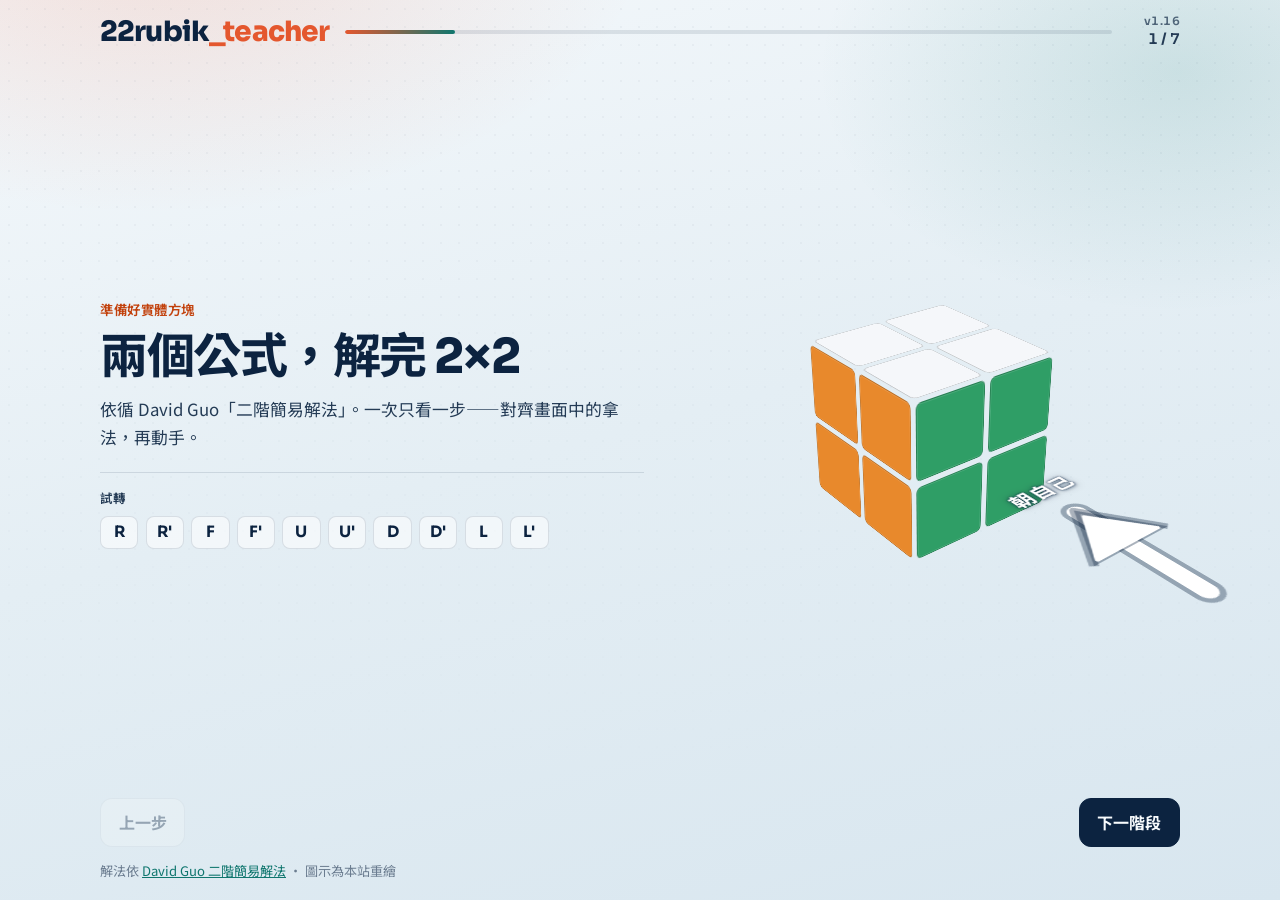
<file: index.html>
<!DOCTYPE html>
<html lang="zh-Hant">
  <head>
    <meta charset="utf-8" />
    <meta name="viewport" content="width=device-width, initial-scale=1" />
    <title>22rubik_teacher</title>
    <meta
      name="description"
      content="2×2 Rubik beginner guide — David Guo method, step by step."
    />
    <link rel="preconnect" href="https://fonts.googleapis.com" />
    <link rel="preconnect" href="https://fonts.gstatic.com" crossorigin />
    <link
      href="https://fonts.googleapis.com/css2?family=Noto+Sans+TC:wght@400;500;700&family=Sora:wght@500;600;700;800&display=swap"
      rel="stylesheet"
    />
    <style>
:root {
  --ink: #0c2340;
  --ink-soft: #243b55;
  --mist: #e7eef5;
  --mist-2: #d5e4ec;
  --paper: #f7fafc;
  --accent: #e4572e;
  --accent-deep: #c2410c;
  --teal: #0f766e;
  --line: rgba(12, 35, 64, 0.12);
  --shadow: 0 28px 60px rgba(12, 35, 64, 0.12);
  --font-display: "Sora", "Noto Sans TC", sans-serif;
  --font-body: "Noto Sans TC", "Sora", sans-serif;
}

* {
  box-sizing: border-box;
}

html,
body {
  margin: 0;
  min-height: 100%;
}

body {
  font-family: var(--font-body);
  color: var(--ink);
  background: var(--mist);
  overflow-x: hidden;
}

a {
  color: var(--teal);
}

.atmosphere {
  position: fixed;
  inset: 0;
  z-index: -1;
  background:
    radial-gradient(900px 520px at 12% -8%, rgba(228, 87, 46, 0.16), transparent 55%),
    radial-gradient(720px 480px at 92% 8%, rgba(15, 118, 110, 0.14), transparent 50%),
    linear-gradient(165deg, #f4f8fb 0%, #e4eef4 48%, #d8e6ef 100%);
}

.atmosphere::after {
  content: "";
  position: absolute;
  inset: 0;
  opacity: 0.35;
  background-image: radial-gradient(rgba(12, 35, 64, 0.11) 0.8px, transparent 0.8px);
  background-size: 18px 18px;
  mask-image: linear-gradient(180deg, #000 20%, transparent 90%);
  pointer-events: none;
}

.app {
  width: min(1080px, calc(100% - 2.4rem));
  margin: 0 auto;
  padding: 1.4rem 0 2.5rem;
  min-height: 100vh;
  display: flex;
  flex-direction: column;
  gap: 1.5rem;
}

.mast {
  display: grid;
  grid-template-columns: auto 1fr auto;
  align-items: center;
  gap: 1rem;
  animation: fade-up 0.7s ease both;
}

.brand {
  font-family: var(--font-display);
  font-weight: 800;
  font-size: clamp(1.35rem, 3.5vw, 1.75rem);
  letter-spacing: -0.03em;
  color: var(--ink);
  text-decoration: none;
  white-space: nowrap;
}

.brand span {
  color: var(--accent);
}

.rail {
  height: 4px;
  border-radius: 999px;
  background: rgba(12, 35, 64, 0.1);
  overflow: hidden;
}

.rail-fill {
  height: 100%;
  width: 0%;
  border-radius: inherit;
  background: linear-gradient(90deg, var(--accent), var(--teal));
  transition: width 0.55s cubic-bezier(0.22, 1, 0.36, 1);
}

.mast-end {
  display: flex;
  flex-direction: column;
  align-items: flex-end;
  gap: 0.15rem;
  min-width: 3.25rem;
}

.app-version {
  margin: 0;
  font-family: var(--font-display);
  font-weight: 600;
  font-size: 0.72rem;
  letter-spacing: 0.04em;
  color: var(--ink-soft);
  opacity: 0.75;
  font-variant-numeric: tabular-nums;
  line-height: 1;
}

.step-count {
  margin: 0;
  font-family: var(--font-display);
  font-weight: 600;
  font-size: 0.92rem;
  color: var(--ink-soft);
  font-variant-numeric: tabular-nums;
}

.hero {
  flex: 1;
  display: grid;
  grid-template-columns: 1.05fr 0.95fr;
  gap: clamp(1.25rem, 4vw, 3rem);
  align-items: center;
  min-height: min(62vh, 560px);
}

@media (max-width: 720px) {
  .mast {
    grid-template-columns: 1fr auto;
  }

  .rail {
    grid-column: 1 / -1;
    order: 3;
  }

  .hero {
    grid-template-columns: 1fr;
    min-height: auto;
    gap: 1.5rem;
  }

  .viz {
    order: -1;
  }
}

.copy {
  max-width: 34rem;
}

.copy.enter {
  animation: step-in 0.55s cubic-bezier(0.22, 1, 0.36, 1) both;
}

.hold {
  margin: 0 0 0.65rem;
  font-family: var(--font-display);
  font-size: 0.84rem;
  font-weight: 600;
  letter-spacing: 0.04em;
  text-transform: uppercase;
  color: var(--accent-deep);
}

h1 {
  margin: 0 0 0.75rem;
  font-family: var(--font-display);
  font-weight: 750;
  font-size: clamp(1.85rem, 5vw, 3rem);
  line-height: 1.15;
  letter-spacing: -0.03em;
  color: var(--ink);
}

.body {
  margin: 0;
  font-size: 1.05rem;
  line-height: 1.65;
  color: var(--ink-soft);
}

.body strong {
  color: var(--ink);
  font-weight: 700;
}

.case-tip {
  display: block;
  margin-top: 0.65rem;
  color: var(--ink-soft);
}

.case-tip strong {
  color: var(--accent-deep);
  font-weight: 700;
}

/* Sticker / face focus outlines — border stays visible under 3D transforms.
   Avoid CSS filter here: WebKit flattens preserve-3d when a child uses filter. */
.sticker.is-focus {
  border: 4px solid #e4572e;
  box-shadow:
    inset 0 0 0 2px rgba(255, 255, 255, 0.9),
    0 0 0 3px rgba(228, 87, 46, 0.55),
    0 0 16px rgba(228, 87, 46, 0.7);
  z-index: 3;
}

.sticker.is-focus-avoid {
  border: 4px solid #0f766e;
  box-shadow:
    inset 0 0 0 2px rgba(255, 255, 255, 0.85),
    0 0 0 3px rgba(15, 118, 110, 0.5),
    0 0 16px rgba(15, 118, 110, 0.65);
  z-index: 3;
}

.bottom-bar {
  display: grid;
  grid-template-columns: 1fr 1fr;
  grid-template-areas:
    "dock dock"
    "prev next";
  align-items: center;
  gap: 0.75rem 1rem;
  animation: fade-up 0.55s ease both;
}

.bottom-bar > #btn-prev {
  grid-area: prev;
  justify-self: start;
}

.bottom-bar > #btn-next {
  grid-area: next;
  justify-self: end;
}

.teach-dock {
  grid-area: dock;
  display: flex;
  flex-direction: column;
  align-items: stretch;
  gap: 0.55rem;
  width: 100%;
  margin: 0;
  padding: 0.7rem 0.9rem 0.8rem;
  border: 1px solid var(--line);
  border-radius: 14px;
  background: rgba(255, 255, 255, 0.55);
}

.teach-dock:not(:has(.dock-block:not([hidden]), .alg:not([hidden]))) {
  display: none;
}

.bottom-bar:not(:has(.dock-block:not([hidden]), .alg:not([hidden]))) {
  grid-template-areas: "prev next";
}

.dock-block {
  width: 100%;
}

.dock-block[hidden] {
  display: none !important;
}

.dock-label {
  margin: 0 0 0.4rem;
  font-family: var(--font-display);
  font-size: 0.78rem;
  font-weight: 600;
  letter-spacing: 0.06em;
  text-transform: uppercase;
  color: var(--ink-soft);
  text-align: left;
}

.cases {
  display: flex;
  flex-wrap: wrap;
  justify-content: flex-start;
  gap: 0.55rem 1rem;
  margin-top: 0;
  width: 100%;
}

.cases button {
  appearance: none;
  border: 0;
  border-bottom: 2px solid transparent;
  background: transparent;
  padding: 0.15rem 0;
  font: inherit;
  font-family: var(--font-display);
  font-weight: 600;
  color: var(--ink-soft);
  cursor: pointer;
  transition: color 0.2s ease, border-color 0.2s ease;
}

.cases button:hover {
  color: var(--ink);
}

.cases button.active {
  color: var(--accent-deep);
  border-color: var(--accent);
}

.practice-moves {
  margin-top: 1.25rem;
  padding-top: 1rem;
  border-top: 1px solid var(--line);
  animation: fade-up 0.45s ease both;
}

.practice-label {
  margin: 0 0 0.55rem;
  font-family: var(--font-display);
  font-size: 0.78rem;
  font-weight: 600;
  letter-spacing: 0.06em;
  text-transform: uppercase;
  color: var(--ink-soft);
}

.practice-btns {
  display: flex;
  flex-wrap: wrap;
  gap: 0.45rem;
}

.practice-btns button {
  appearance: none;
  min-width: 2.4rem;
  padding: 0.35rem 0.55rem;
  border: 1px solid var(--line);
  border-radius: 8px;
  background: rgba(255, 255, 255, 0.55);
  font-family: var(--font-display);
  font-weight: 700;
  font-size: 0.98rem;
  letter-spacing: 0.02em;
  color: var(--ink);
  cursor: pointer;
  transition:
    color 0.2s ease,
    border-color 0.2s ease,
    background 0.2s ease,
    transform 0.2s ease;
}

.practice-btns button:hover:not(:disabled) {
  color: var(--accent-deep);
  border-color: rgba(228, 87, 46, 0.55);
  background: rgba(255, 255, 255, 0.85);
  transform: translateY(-1px);
}

.practice-btns button:disabled {
  opacity: 0.45;
  cursor: default;
}

.alg {
  margin-top: 0;
  padding: 0;
  width: 100%;
  border: 0;
  background: transparent;
  animation: fade-up 0.45s ease both;
}

.alg[hidden] {
  display: none !important;
}

.alg-name {
  margin: 0 0 0.55rem;
  font-size: 0.9rem;
  color: var(--ink-soft);
  text-align: left;
}

.alg-seq + .alg-seq {
  margin-top: 1rem;
}

.alg-seq.is-playable .alg-name {
  cursor: pointer;
}

.alg-seq.is-active .alg-name {
  color: var(--ink);
  font-weight: 700;
}

.moves {
  display: flex;
  flex-wrap: wrap;
  justify-content: flex-start;
  gap: 0.4rem;
}

.move {
  min-width: 1.6rem;
  text-align: center;
  padding: 0.15rem 0.1rem;
  border-bottom: 2px solid transparent;
  font-family: var(--font-display);
  font-weight: 700;
  font-size: 1.05rem;
  letter-spacing: 0.02em;
  color: var(--ink-soft);
  transition:
    transform 0.25s cubic-bezier(0.22, 1, 0.36, 1),
    color 0.25s ease,
    border-color 0.25s ease,
    opacity 0.25s ease;
}

.move.current {
  color: var(--accent-deep);
  border-color: var(--accent);
  transform: translateY(-2px) scale(1.12);
}

.move.done {
  opacity: 0.35;
}

.alg-actions {
  display: flex;
  flex-wrap: wrap;
  justify-content: flex-start;
  align-items: center;
  gap: 0.75rem 0.9rem;
  margin-top: 0.7rem;
}

.alg-actions[hidden] {
  display: none !important;
}

.alg-seq .alg-actions {
  margin-top: 0.65rem;
}

.play-speed {
  margin-top: 0.75rem;
  padding-top: 0.65rem;
  border-top: 1px solid var(--line);
}

.play-speed-row {
  display: flex;
  flex-wrap: wrap;
  align-items: center;
  gap: 0.45rem 0.65rem;
}

.play-speed-row > span {
  font-family: var(--font-display);
  font-size: 0.78rem;
  font-weight: 600;
  color: var(--ink-soft);
}

.play-speed-row input[type="range"] {
  flex: 1 1 8rem;
  min-width: 7rem;
  accent-color: var(--teal);
  cursor: pointer;
}

.play-speed-value {
  font-family: var(--font-display);
  font-size: 0.82rem;
  font-weight: 700;
  color: var(--ink);
  font-variant-numeric: tabular-nums;
  min-width: 4.5rem;
}

.text-btn {
  appearance: none;
  border: 0;
  background: none;
  padding: 0;
  font: inherit;
  font-family: var(--font-display);
  font-weight: 700;
  color: var(--ink);
  cursor: pointer;
  border-bottom: 2px solid rgba(228, 87, 46, 0.45);
  transition: color 0.2s ease, border-color 0.2s ease, background 0.2s ease,
    transform 0.2s ease, box-shadow 0.2s ease, opacity 0.2s ease;
}

.text-btn:hover:not(:disabled) {
  color: var(--accent-deep);
  border-color: var(--accent);
}

.text-btn.quiet {
  color: var(--ink-soft);
  border-color: transparent;
  font-weight: 600;
}

.text-btn.turn {
  border: 0;
  border-bottom: 0;
  border-radius: 10px;
  background: var(--teal);
  color: #f4fbfa;
  padding: 0.55rem 1.15rem;
  font-weight: 800;
  letter-spacing: 0.02em;
  box-shadow: 0 8px 18px rgba(15, 118, 110, 0.28);
}

.text-btn.turn:hover:not(:disabled) {
  color: #fff;
  background: #0d9488;
  border-color: transparent;
  transform: translateY(-1px);
  box-shadow: 0 10px 22px rgba(15, 118, 110, 0.34);
}

.text-btn:disabled {
  opacity: 0.35;
  cursor: not-allowed;
}

.text-btn.turn:disabled {
  box-shadow: none;
  transform: none;
}

@media (max-width: 720px) {
  .teach-dock {
    align-items: stretch;
  }

  .dock-label,
  .alg-name {
    text-align: left;
  }

  .cases,
  .moves,
  .alg-actions {
    justify-content: flex-start;
  }

  .text-btn.turn {
    min-height: 2.75rem;
    padding: 0.65rem 1.25rem;
    font-size: 1.05rem;
  }
}

/* Wide / landscape: 上一步 | teach dock | 下一階段 on one row */
@media (min-width: 820px) and (min-aspect-ratio: 5 / 4),
  (orientation: landscape) and (min-width: 740px) {
  .app {
    gap: 0.9rem;
    padding-top: 0.9rem;
    padding-bottom: 1.25rem;
  }

  .hero {
    min-height: auto;
    gap: clamp(0.85rem, 2.5vw, 1.75rem);
  }

  .bottom-bar {
    grid-template-columns: auto minmax(0, 1fr) auto;
    grid-template-areas: "prev dock next";
    align-items: center;
    gap: 0.75rem 1rem;
  }

  .bottom-bar:not(:has(.dock-block:not([hidden]), .alg:not([hidden]))) {
    grid-template-columns: 1fr 1fr;
    grid-template-areas: "prev next";
  }

  .teach-dock {
    gap: 0.4rem;
    padding: 0.55rem 0.8rem 0.65rem;
  }

  .alg-actions {
    margin-top: 0.5rem;
  }

  .bottom-bar > .nav-btn {
    white-space: nowrap;
    align-self: center;
    padding: 0.7rem 1.1rem;
  }
}

.viz {
  display: grid;
  place-items: center;
  min-height: 280px;
}

.cube-orbit {
  position: relative;
  width: min(280px, 70vw);
  height: min(280px, 70vw);
  display: grid;
  place-items: center;
  animation: float-y 5.5s ease-in-out infinite;
  perspective: 900px;
  transform-style: preserve-3d;
  -webkit-transform-style: preserve-3d;
  cursor: grab;
  touch-action: none;
  user-select: none;
  -webkit-user-select: none;
}

.cube-orbit.turning,
.cube-orbit.is-dragging {
  animation: none;
}

.cube-orbit.is-dragging {
  cursor: grabbing;
}

.cube-orbit::before {
  content: "";
  position: absolute;
  inset: 12%;
  border-radius: 50%;
  background: radial-gradient(circle, rgba(228, 87, 46, 0.14), transparent 68%);
  transform: scale(0.85);
  opacity: 0;
  transition: opacity 0.4s ease, transform 0.4s ease;
}

.cube-orbit[data-hint="U"]::before,
.cube-orbit[data-hint="L"]::before,
.cube-orbit[data-hint="F"]::before,
.cube-orbit[data-hint="D"]::before {
  opacity: 1;
  transform: scale(1);
}

.cube-rig {
  width: 168px;
  height: 168px;
  position: relative;
  transform-style: preserve-3d;
  -webkit-transform-style: preserve-3d;
  /* Viewpoint set in JS (drag orbit + step/case defaults). */
  transform: rotateX(-28deg) rotateY(38deg);
  transition: transform 0.45s cubic-bezier(0.22, 1, 0.36, 1);
  pointer-events: none;
}

.cube {
  width: 168px;
  height: 168px;
  position: relative;
  transform-style: preserve-3d;
  -webkit-transform-style: preserve-3d;
}

/* 3D marker outside the green (F) face; rides with cube-rig viewpoint. */
.face-arrow {
  position: absolute;
  left: 50%;
  top: 50%;
  width: 112px;
  height: 260px;
  margin: -130px 0 0 -56px;
  transform-style: preserve-3d;
  -webkit-transform-style: preserve-3d;
  /* Outside F (+Z); tip points away from the face. */
  transform: translateZ(280px) rotateX(90deg);
  color: #ffffff;
  z-index: 6;
  display: flex;
  flex-direction: column;
  align-items: center;
  gap: 6px;
  /* Avoid filter/opacity here — WebKit flattens preserve-3d ancestors. */
}

.face-arrow .facing-label {
  margin: 0;
  font-family: var(--font-display);
  font-size: 1.35rem;
  font-weight: 800;
  letter-spacing: 0.04em;
  line-height: 1;
  color: #ffffff;
  text-shadow:
    0 0 2px rgba(12, 35, 64, 0.9),
    0 1px 4px rgba(12, 35, 64, 0.55),
    0 0 10px rgba(12, 35, 64, 0.35);
  white-space: nowrap;
}

.face-arrow svg {
  display: block;
  width: 112px;
  height: 220px;
  overflow: visible;
}

.cubie {
  position: absolute;
  top: 42px;
  left: 42px;
  width: 84px;
  height: 84px;
  transform-style: preserve-3d;
  -webkit-transform-style: preserve-3d;
  transform-origin: 50% 50% 0;
  will-change: transform;
}

.cubie.is-turning {
  z-index: 2;
}

.sticker {
  position: absolute;
  inset: 3px;
  border-radius: 6px;
  border: 1px solid rgba(0, 0, 0, 0.2);
  box-shadow: inset 0 0 0 1px rgba(255, 255, 255, 0.12);
  backface-visibility: hidden;
}

.face-u {
  transform: rotateX(90deg) translateZ(42px);
}
.face-d {
  transform: rotateX(-90deg) translateZ(42px);
}
.face-f {
  transform: translateZ(42px);
}
.face-b {
  transform: rotateY(180deg) translateZ(42px);
}
.face-l {
  transform: rotateY(-90deg) translateZ(42px);
}
.face-r {
  transform: rotateY(90deg) translateZ(42px);
}

.cube-orbit[data-hint="U"] .face-u,
.cube-orbit[data-hint="D"] .face-d,
.cube-orbit[data-hint="F"] .face-f,
.cube-orbit[data-hint="L"] .face-l {
  box-shadow:
    inset 0 0 0 3px rgba(255, 255, 255, 0.75),
    0 0 0 6px rgba(228, 87, 46, 1),
    0 0 16px rgba(228, 87, 46, 0.65);
}

.c-white {
  background: #f5f7fa;
}
.c-yellow {
  background: #f0c84a;
}
.c-red {
  background: #d64545;
}
.c-orange {
  background: #e8892c;
}
.c-blue {
  background: #2f6fdb;
}
.c-green {
  background: #2f9e66;
}

.nav-btn {
  appearance: none;
  border: 1px solid var(--line);
  background: rgba(255, 255, 255, 0.55);
  color: var(--ink);
  border-radius: 12px;
  padding: 0.8rem 1.25rem;
  font: inherit;
  font-family: var(--font-display);
  font-weight: 700;
  cursor: pointer;
  transition:
    transform 0.2s ease,
    background 0.2s ease,
    border-color 0.2s ease,
    opacity 0.2s ease;
}

.nav-btn:hover:not(:disabled) {
  transform: translateY(-1px);
  border-color: rgba(12, 35, 64, 0.25);
}

.nav-btn.primary {
  background: var(--ink);
  color: var(--paper);
  border-color: var(--ink);
}

.nav-btn.primary:hover:not(:disabled) {
  background: var(--ink-soft);
}

.nav-btn:disabled {
  opacity: 0.35;
  cursor: not-allowed;
  transform: none;
}

.foot {
  margin-top: auto;
  font-size: 0.82rem;
  color: rgba(12, 35, 64, 0.55);
}

@keyframes fade-up {
  from {
    opacity: 0;
    transform: translateY(12px);
  }
  to {
    opacity: 1;
    transform: none;
  }
}

@keyframes step-in {
  from {
    opacity: 0;
    transform: translateY(16px);
  }
  to {
    opacity: 1;
    transform: none;
  }
}

@keyframes float-y {
  0%,
  100% {
    transform: translateY(0);
  }
  50% {
    transform: translateY(-10px);
  }
}

@media (prefers-reduced-motion: reduce) {
  .cube-orbit,
  .cube-rig,
  .copy.enter,
  .mast,
  .alg,
  .practice-moves,
  .teach-dock,
  .bottom-bar,
  .rail-fill,
  .move,
  .cubie {
    animation: none !important;
    transition: none !important;
  }
}

    </style>
  </head>
  <body>
    <div class="atmosphere" aria-hidden="true"></div>

    <main class="app">
      <header class="mast">
        <a class="brand" href="./">22rubik<span>_teacher</span></a>
        <div class="rail" aria-hidden="true">
          <div class="rail-fill" id="rail-fill"></div>
        </div>
        <div class="mast-end">
          <p class="app-version" id="app-version" hidden>v1.16</p>
          <p class="step-count" id="step-count">1 / 7</p>
        </div>
      </header>

      <section class="hero" aria-labelledby="step-title">
        <div class="copy" id="step-panel">
          <p class="hold" id="hold">拿著方塊…</p>
          <h1 id="step-title">載入中…</h1>
          <p class="body" id="step-body"></p>

          <div class="practice-moves" id="practice-moves" hidden>
            <p class="practice-label">試轉</p>
            <div class="practice-btns" id="practice-btns" role="group" aria-label="練習轉法">
              <button type="button" data-move="R">R</button>
              <button type="button" data-move="R'">R'</button>
              <button type="button" data-move="F">F</button>
              <button type="button" data-move="F'">F'</button>
              <button type="button" data-move="U">U</button>
              <button type="button" data-move="U'">U'</button>
              <button type="button" data-move="D">D</button>
              <button type="button" data-move="D'">D'</button>
              <button type="button" data-move="L">L</button>
              <button type="button" data-move="L'">L'</button>
            </div>
          </div>
        </div>

        <div class="viz">
          <div class="cube-orbit" id="cube-orbit" data-hint="">
            <div class="cube-rig" id="cube-rig">
              <div class="cube" id="cube" aria-hidden="true"></div>
              <div class="face-arrow" title="綠面朝自己" aria-hidden="true">
                <p class="facing-label">朝自己</p>
                <svg viewBox="0 0 112 220">
                  <path
                    d="M56 24 L56 156"
                    fill="none"
                    stroke="rgba(12, 35, 64, 0.35)"
                    stroke-width="28"
                    stroke-linecap="round"
                  />
                  <path
                    d="M56 24 L56 156"
                    fill="none"
                    stroke="currentColor"
                    stroke-width="18"
                    stroke-linecap="round"
                  />
                  <path
                    d="M12 84 L56 20 L100 84"
                    fill="rgba(12, 35, 64, 0.35)"
                    stroke="rgba(12, 35, 64, 0.35)"
                    stroke-width="8"
                    stroke-linejoin="round"
                  />
                  <path
                    d="M20 80 L56 32 L92 80 Z"
                    fill="currentColor"
                    stroke="currentColor"
                    stroke-width="4"
                    stroke-linejoin="round"
                  />
                </svg>
              </div>
            </div>
          </div>
        </div>
      </section>

      <div class="bottom-bar" id="bottom-bar" role="navigation" aria-label="步驟與操作">
        <button type="button" class="nav-btn" id="btn-prev">上一步</button>
        <div class="teach-dock" id="teach-dock" aria-label="教學操作">
          <div class="dock-block" id="cases-block" hidden>
            <p class="dock-label">選擇分類</p>
            <div class="cases" id="cases" role="group" aria-label="選擇分類"></div>
          </div>
          <div class="alg" id="alg-block" hidden>
            <p class="dock-label">顯示步驟</p>
            <div class="alg-seq is-active" id="alg-seq-primary">
              <p class="alg-name" id="alg-label"></p>
              <div class="moves" id="moves" aria-live="polite"></div>
              <div class="alg-actions" id="alg-actions-1" hidden>
                <button type="button" class="text-btn" data-play-alg="alg1">播放</button>
                <button type="button" class="text-btn turn" data-step-alg="alg1">轉一下</button>
                <button type="button" class="text-btn quiet" data-reset-alg="alg1">重設</button>
              </div>
            </div>
            <div class="alg-seq" id="alg-seq-secondary" hidden>
              <p class="alg-name" id="alg-label-2"></p>
              <div class="moves" id="moves-2" aria-live="polite"></div>
              <div class="alg-actions" id="alg-actions-2" hidden>
                <button type="button" class="text-btn" data-play-alg="alg2">播放</button>
                <button type="button" class="text-btn turn" data-step-alg="alg2">轉一下</button>
                <button type="button" class="text-btn quiet" data-reset-alg="alg2">重設</button>
              </div>
            </div>
            <div class="alg-actions" id="alg-actions-shared">
              <button type="button" class="text-btn" id="btn-play">播放</button>
              <button type="button" class="text-btn turn" id="btn-step">轉一下</button>
              <button type="button" class="text-btn quiet" id="btn-reset">重設</button>
            </div>
            <div class="play-speed" id="play-speed">
              <p class="dock-label" id="play-speed-label">播放速度</p>
              <div class="play-speed-row">
                <span aria-hidden="true">慢</span>
                <input
                  type="range"
                  id="play-speed-range"
                  min="1"
                  max="8"
                  step="1"
                  value="4"
                  dir="rtl"
                  aria-labelledby="play-speed-label"
                  aria-describedby="play-speed-value"
                />
                <span aria-hidden="true">快</span>
                <output class="play-speed-value" id="play-speed-value" for="play-speed-range"
                  >4 秒／步</output
                >
              </div>
            </div>
          </div>
        </div>
        <button type="button" class="nav-btn primary" id="btn-next">下一階段</button>
      </div>

      <footer class="foot">
        解法依
        <a
          href="https://www.davidguo.idv.tw/Cube/22beginner.htm"
          target="_blank"
          rel="noopener noreferrer"
          >David Guo 二階簡易解法</a
        >
        · 圖示為本站重繪
      </footer>
    </main>

    <script>
(() => {
  /** Semver-style app version (major.minor). Bump minor on each ship: 1.1, 1.2, … */
  const APP_VERSION = "1.16";

  /**
   * Sticker colour IDs → CSS classes. Face arrays store these keys
   * (e.g. "yellow"), not U/D/F/B/L/R face letters. To tweak a demo pose,
   * assign colour names on faces.U[i] etc. in setPreset (e.g. 1黃: leave
   * U[0] yellow, set U[1]/U[2]/U[3] to red/orange/green).
   */
  const COLORS = {
    white: "c-white",
    yellow: "c-yellow",
    green: "c-green",
    blue: "c-blue",
    orange: "c-orange",
    red: "c-red",
  };

  const FACE_ORDER = ["U", "R", "F", "D", "L", "B"];
  const CUBIE = 84;
  const HALF = CUBIE / 2;
  const TURN_MS = 420;
  const TURN_MS_180 = 560;
  /** Auto-play pause after each move finishes (seconds). Slider: 8s slow → 1s fast. */
  const PLAY_STEP_SEC_MIN = 1;
  const PLAY_STEP_SEC_MAX = 8;
  const PLAY_STEP_SEC_DEFAULT = 4;
  let playStepSec = PLAY_STEP_SEC_DEFAULT;
  const reducedMotion = window.matchMedia("(prefers-reduced-motion: reduce)").matches;

  /** @type {Record<string, string[]>} */
  let faces;

  const ALG1 = ["F", "R'", "F", "L2", "F'", "R", "F", "L2", "F2"];
  const ALG2 = ["R'", "U'", "R", "U'", "R'", "U2", "R"];
  /**
   * 1 黃 setup from yellow-up: R U R' U R U2 R' (then U' so yellow sits at UBL).
   * Note: ends with R' — the usual antisune; a bare final R breaks the white face.
   */
  const YELLOW_CASE1_SETUP = ["R", "U", "R'", "U", "R", "U2", "R'"];
  /** Inverse of ALG2 — used for 0 黃 demo from solved yellow-up. */
  const ALG2_INV = ["R'", "U2", "R", "U", "R'", "U", "R"];
  /**
   * 2黃 hold: yellow on UBL faces back (B), two yellows on U.
   * Built as ALG2 → U2 → ALG2_INV from solved yellow-up (keeps white on D).
   */
  const YELLOW_CASE2_SETUP = [
    "R'",
    "U'",
    "R",
    "U'",
    "R'",
    "U2",
    "R",
    "U2",
    "R'",
    "U2",
    "R",
    "U",
    "R'",
    "U",
    "R",
  ];

  /**
   * Step 1 (white-corner) cases: insert white–green–red into UFR.
   * Hold white up · green front. Put the piece at DFR, then pick the case
   * matching which way the white sticker faces (or dump if stuck on U).
   * Algs are matched to this app's R/D turn sense (same as practice buttons).
   */
  const WHITE_CORNER_CASES = {
    side: {
      hold: "白在右側 · 角塊在右下前",
      tip: `白貼紙朝<strong>右面</strong>（圖中高亮）。用核心手法的 D' 變體 <strong>R' D' R</strong>，插入<strong>右上前</strong>，白面朝上。`,
      focus: [{ face: "R", x: 1, y: -1, z: 1 }],
      focusClass: "is-focus",
      // CSS rotateY(+): L toward camera — yaw negative to face R.
      // Strong U+R: R white @DFR nearly face-on with U whites.
      view: { x: -30, y: -75 },
      // Setup leaves white on R at DFR; insert is R' D' R (D' variant of core R' D R).
      alg: ["R'", "D'", "R"],
      algLabel: "白在右側 · R' D' R",
      setup: ["R'", "D", "R"],
    },
    front: {
      hold: "白在前面 · 角塊在右下前",
      tip: `白貼紙朝<strong>前面</strong>（圖中高亮）。先 <strong>D'</strong> 對齊，再做核心手法 <strong>R' D R</strong>，插入<strong>右上前</strong>。`,
      focus: [{ face: "F", x: 1, y: -1, z: 1 }],
      focusClass: "is-focus",
      // D' then core R' D R.
      alg: ["D'", "R'", "D", "R"],
      algLabel: "白在前面 · D' → R' D R",
      setup: ["R'", "D'", "R", "D"],
    },
    down: {
      hold: "白在下面 · 角塊在右下前",
      tip: `白貼紙朝<strong>下面</strong>（圖中高亮）。先做核心手法 <strong>R' D R</strong>，再 <strong>D2</strong>，接著用右側手法 <strong>R' D' R</strong> 插入<strong>右上前</strong>。`,
      focus: [{ face: "D", x: 1, y: -1, z: 1 }],
      focusClass: "is-focus",
      // White-down: core R'DR, then D2 + side insert (same R'DR family; not D R2).
      alg: ["R'", "D", "R", "D2", "R'", "D'", "R"],
      algLabel: "白在下面 · R' D R → D2 → R' D' R",
      setup: ["R'", "D'", "R", "D", "R'", "D", "R", "D2"],
    },
    stuck: {
      hold: "上層卡住 · 先把角塊轉到右上前",
      tip: `目標角已在上層但位置／方向不對：用下列手法丟到下層（會變成「白在前面」），再選對應情況繼續。`,
      focus: [
        { face: "U", x: 1, y: 1, z: 1 },
        { face: "F", x: 1, y: 1, z: 1 },
        { face: "R", x: 1, y: 1, z: 1 },
      ],
      focusClass: "is-focus-avoid",
      alg: ["R'", "D", "R"],
      algLabel: "丟到下層 · R' D R",
      setup: ["R'", "D'", "R", "D2", "F", "D'", "F'"],
    },
  };

  /**
   * Step 3 (yellow-work) case copy + which stickers to outline.
   * Coords match CUBIES; face is the sticker face on that cubie.
   * David Guo: 1黃 left-top on U; 2黃 top-left yellow faces back; 0黃 top view as shown.
   */
  const YELLOW_CASES = {
    "1": {
      hold: "1 黃 · 上面左上角必須是黃",
      tip: `只有一格黃：把那格黃放到<strong>上面左上角</strong>（圖中高亮），再轉公式 2（通常兩次）。`,
      // Top face (U), UBL — the yellow sticker to check for 1 黃
      focus: [{ face: "U", x: -1, y: 1, z: -1 }],
      focusClass: "is-focus",
    },
    "2": {
      hold: "2 黃 · 左上角背後必須是黃",
      tip: `兩格黃：拿法要讓<strong>左上角那塊的黃色朝背後</strong>（圖中高亮背面），再轉公式 2，會變成「1 黃」。`,
      focus: [{ face: "B", x: -1, y: 1, z: -1 }],
      focusClass: "is-focus",
    },
    "0": {
      hold: "0 黃 · 後排兩格都不要黃",
      tip: `零格黃：對齊拿法，讓<strong>左面左上、右面右上</strong>那兩格都是黃色（圖中高亮），再轉公式 2。`,
      // L face upper-left (UBL) and R face upper-right (UBR) — both back-row sides
      focus: [
        { face: "L", x: -1, y: 1, z: -1 },
        { face: "R", x: 1, y: 1, z: -1 },
      ],
      focusClass: "is-focus-avoid",
    },
  };

  const CUBIES = [
    { x: -1, y: 1, z: -1 },
    { x: 1, y: 1, z: -1 },
    { x: -1, y: 1, z: 1 },
    { x: 1, y: 1, z: 1 },
    { x: -1, y: -1, z: -1 },
    { x: 1, y: -1, z: -1 },
    { x: -1, y: -1, z: 1 },
    { x: 1, y: -1, z: 1 },
  ];

  const steps = [
    {
      id: "intro",
      title: "兩個公式，解完 2×2",
      body: `依循 David Guo「二階簡易解法」。一次只看一步——對齊畫面中的拿法，再動手。`,
      hold: "準備好實體方塊",
      hint: "",
      showAlg: null,
      cases: null,
      preset: "solved",
    },
    {
      id: "notation",
      title: "先認得轉法符號",
      body: `<strong>R / R'</strong> 右面順／逆 · <strong>U / U'</strong> 上面 · <strong>F / F'</strong> 前面 · <strong>L</strong> 左面。加 <strong>2</strong> 表示轉半圈。原站編號：1=R' 2=U' 3=F' 4=R 5=U 6=F 7=L。`,
      hold: "白面朝上 · 綠面朝自己",
      hint: "U",
      showAlg: "both",
      cases: null,
      preset: "solved",
    },
    {
      id: "step1",
      title: "第一步：一面轉好",
      body: `白面朝上。先轉到白層<strong>右下前不是白色</strong>，再依白貼紙朝向選情況；下層白角可先轉 D 對齊同一柱。完成時四個白貼紙都朝上。`,
      hold: "白面朝上 · 綠面朝自己",
      hint: "U",
      showAlg: "case",
      cases: ["stuck", "down", "side", "front"],
      preset: "white-corner",
    },
    {
      id: "step2",
      title: "第二步：白色側面調好",
      body: `如果白色上層四個側面未完全轉好，看白層側面有無<strong>同色成對</strong>。放到<strong>左手邊</strong>，轉公式 1。若沒有成對，先轉一次公式 1。就會找到成對，可以再轉一次公式 1。`,
      hold: "同色對 · 放左手邊",
      hint: "",
      showAlg: "alg1",
      cases: null,
      preset: "after-alg1",
      // Left face upper two stickers only (UBL + UFL)
      focus: [
        { face: "L", x: -1, y: 1, z: -1 },
        { face: "L", x: -1, y: 1, z: 1 },
      ],
      focusClass: "is-focus",
    },
    {
      id: "step3",
      title: "第三步：黃色面轉好",
      body: `翻轉讓<strong>白面朝下</strong>。數上面黃貼紙數，選情況後轉公式 2（有時兩次，或先變成「1 黃」再處理）。`,
      hold: "白面朝下 · 選黃面情況",
      hint: "D",
      showAlg: "alg2",
      cases: ["1", "2", "0"],
      preset: "yellow-work",
    },
    {
      id: "step4",
      title: "第四步：黃色側面調好",
      body: `看<strong>黃層側面</strong>有無<strong>同色成對</strong>。放到<strong>左手邊</strong>，轉公式 1。若沒有成對，先轉一次公式 1。就會找到成對，可以再轉一次公式 1。最後<strong>只轉上層</strong>，將側面顏色對齊即可。`,
      hold: "同色對 · 左手邊 · 再對齊上層",
      hint: "L",
      showAlg: "alg1",
      cases: null,
      preset: "alg1-u",
      // Mirror step 2: left-face upper two stickers (UBL + UFL) on the yellow layer
      focus: [
        { face: "L", x: -1, y: 1, z: -1 },
        { face: "L", x: -1, y: 1, z: 1 },
      ],
      focusClass: "is-focus",
    },
    {
      id: "done",
      title: "完成",
      body: `兩個公式就能解完。熟練後可接原站的 3×3 簡易解法——符號與流程相通。`,
      hold: "六面完成",
      hint: "",
      showAlg: null,
      cases: null,
      preset: "solved",
    },
  ];

  let stepIndex = 0;
  let caseId = "stuck";
  let playing = false;
  let animating = false;
  let playCursor = -1;
  /** True after the last alg move has been executed; cube stays at the end pose. */
  let algFinished = false;
  /**
   * Teaching highlights only show on the step's initial pose. Cleared after any
   * cube turn; restored when a step/case is (re)initiated or cube is reset.
   */
  let focusEnabled = true;
  let activeAlg = [];
  /** @type {HTMLElement[]} */
  let cubieNodes = [];

  /** Default camera for most steps (matches prior CSS). */
  const VIEW_DEFAULT = { x: -28, y: 38 };
  let viewX = VIEW_DEFAULT.x;
  let viewY = VIEW_DEFAULT.y;
  let viewDragging = false;
  let viewPointerId = null;
  let viewLastX = 0;
  let viewLastY = 0;

  const els = {
    railFill: document.getElementById("rail-fill"),
    stepCount: document.getElementById("step-count"),
    appVersion: document.getElementById("app-version"),
    stepPanel: document.getElementById("step-panel"),
    stepTitle: document.getElementById("step-title"),
    stepBody: document.getElementById("step-body"),
    hold: document.getElementById("hold"),
    casesBlock: document.getElementById("cases-block"),
    cases: document.getElementById("cases"),
    algBlock: document.getElementById("alg-block"),
    algLabel: document.getElementById("alg-label"),
    algLabel2: document.getElementById("alg-label-2"),
    algSeqPrimary: document.getElementById("alg-seq-primary"),
    algSeqSecondary: document.getElementById("alg-seq-secondary"),
    moves: document.getElementById("moves"),
    moves2: document.getElementById("moves-2"),
    practiceMoves: document.getElementById("practice-moves"),
    practiceBtns: document.getElementById("practice-btns"),
    btnPrev: document.getElementById("btn-prev"),
    btnNext: document.getElementById("btn-next"),
    algActionsShared: document.getElementById("alg-actions-shared"),
    algActions1: document.getElementById("alg-actions-1"),
    algActions2: document.getElementById("alg-actions-2"),
    btnPlay: document.getElementById("btn-play"),
    btnStep: document.getElementById("btn-step"),
    btnReset: document.getElementById("btn-reset"),
    playSpeedRange: document.getElementById("play-speed-range"),
    playSpeedValue: document.getElementById("play-speed-value"),
    cube: document.getElementById("cube"),
    cubeRig: document.getElementById("cube-rig"),
    cubeOrbit: document.getElementById("cube-orbit"),
  };

  function solvedFaces() {
    return {
      U: ["white", "white", "white", "white"],
      D: ["yellow", "yellow", "yellow", "yellow"],
      F: ["green", "green", "green", "green"],
      B: ["blue", "blue", "blue", "blue"],
      L: ["orange", "orange", "orange", "orange"],
      R: ["red", "red", "red", "red"],
    };
  }

  /**
   * Rotate a facelet quad as viewed on that face.
   * F/B index layout matches this CW sense; U/D/L/R use the inverse
   * (see faceletColor indexing vs outward view).
   */
  function rotateFaceCW(face, times) {
    const t = ((times % 4) + 4) % 4;
    let f = face;
    for (let i = 0; i < t; i += 1) {
      f = [f[2], f[0], f[3], f[1]];
    }
    return f;
  }

  function rotateFaceCCW(face, times) {
    return rotateFaceCW(face, (4 - (((times % 4) + 4) % 4)) % 4);
  }

  /** @deprecated alias used by flipWhiteDown */
  function rotateFace(face, times) {
    return rotateFaceCW(face, times);
  }

  // Facelet movers matched to CSS layer end poses (translate3d x,-y,z).
  // U family: keep turnDegrees; invert facelets so U' snap matches the
  // rotateY(+90) end pose (was snapping to U).

  function moveU(times = 1) {
    faces.U = rotateFaceCW(faces.U, times);
    for (let n = 0; n < times; n += 1) {
      const tmp = [faces.F[0], faces.F[1]];
      faces.F[0] = faces.R[0];
      faces.F[1] = faces.R[1];
      faces.R[0] = faces.B[0];
      faces.R[1] = faces.B[1];
      faces.B[0] = faces.L[0];
      faces.B[1] = faces.L[1];
      faces.L[0] = tmp[0];
      faces.L[1] = tmp[1];
    }
  }

  function moveD(times = 1) {
    // Facelets inverted vs prior sense so D / D' snap matches rotateY end pose
    // (was applying the opposite of the animated quarter).
    faces.D = rotateFaceCW(faces.D, times);
    for (let n = 0; n < times; n += 1) {
      const tmp = [faces.F[2], faces.F[3]];
      faces.F[2] = faces.L[2];
      faces.F[3] = faces.L[3];
      faces.L[2] = faces.B[2];
      faces.L[3] = faces.B[3];
      faces.B[2] = faces.R[2];
      faces.B[3] = faces.R[3];
      faces.R[2] = tmp[0];
      faces.R[3] = tmp[1];
    }
  }

  function moveF(times = 1) {
    faces.F = rotateFaceCW(faces.F, times);
    for (let n = 0; n < times; n += 1) {
      const u2 = faces.U[2];
      const u3 = faces.U[3];
      faces.U[2] = faces.L[3];
      faces.U[3] = faces.L[1];
      faces.L[1] = faces.D[0];
      faces.L[3] = faces.D[1];
      faces.D[0] = faces.R[2];
      faces.D[1] = faces.R[0];
      faces.R[0] = u2;
      faces.R[2] = u3;
    }
  }

  function moveB(times = 1) {
    faces.B = rotateFaceCW(faces.B, times);
    for (let n = 0; n < times; n += 1) {
      const u0 = faces.U[0];
      const u1 = faces.U[1];
      faces.U[0] = faces.R[1];
      faces.U[1] = faces.R[3];
      faces.R[1] = faces.D[3];
      faces.R[3] = faces.D[2];
      faces.D[2] = faces.L[0];
      faces.D[3] = faces.L[2];
      faces.L[0] = u1;
      faces.L[2] = u0;
    }
  }

  function moveL(times = 1) {
    // Inverted vs prior sense so token L matches the user-facing direction
    // (same role as the old label↔token swap). L / L' / L2 stay mutual inverses.
    faces.L = rotateFaceCW(faces.L, times);
    for (let n = 0; n < times; n += 1) {
      const u0 = faces.U[0];
      const u2 = faces.U[2];
      const f0 = faces.F[0];
      const f2 = faces.F[2];
      const d0 = faces.D[0];
      const d2 = faces.D[2];
      const b1 = faces.B[1];
      const b3 = faces.B[3];
      // Left-layer sides only: DFL/DBL (D0/D2), not DFR/DBR.
      faces.U[0] = b3;
      faces.U[2] = b1;
      faces.B[1] = d2;
      faces.B[3] = d0;
      faces.D[0] = f0;
      faces.D[2] = f2;
      faces.F[0] = u0;
      faces.F[2] = u2;
    }
  }

  function moveR(times = 1) {
    // Inverted vs prior WCA-CW sense per user: token R' must spin the other way;
    // R / R' / R2 stay mutual inverses with matching CSS degrees.
    faces.R = rotateFaceCW(faces.R, times);
    for (let n = 0; n < times; n += 1) {
      const u1 = faces.U[1];
      const u3 = faces.U[3];
      const f1 = faces.F[1];
      const f3 = faces.F[3];
      const d1 = faces.D[1];
      const d3 = faces.D[3];
      const b0 = faces.B[0];
      const b2 = faces.B[2];
      faces.U[1] = f1;
      faces.U[3] = f3;
      faces.F[1] = d1;
      faces.F[3] = d3;
      faces.D[1] = b2;
      faces.D[3] = b0;
      faces.B[0] = u3;
      faces.B[2] = u1;
    }
  }

  const movers = { U: moveU, D: moveD, F: moveF, B: moveB, L: moveL, R: moveR };

  function parseToken(token) {
    const face = token[0];
    const suffix = token.slice(1);
    let quarterTurns = 1;
    if (suffix === "2") quarterTurns = 2;
    if (suffix === "'") quarterTurns = 3;
    return { face, quarterTurns, suffix };
  }

  function applyMove(token) {
    const { face, quarterTurns } = parseToken(token);
    movers[face](quarterTurns);
  }

  function flipWhiteDown() {
    const tmp = faces.U;
    faces.U = faces.D;
    faces.D = tmp;
    faces.F = rotateFace(faces.F, 2);
    faces.B = rotateFace(faces.B, 2);
    const left = faces.L;
    faces.L = rotateFace(faces.R, 2);
    faces.R = rotateFace(left, 2);
  }

  function faceletColor(face, x, y, z) {
    if (face === "U" && y === 1) {
      return faces.U[(z === 1 ? 2 : 0) + (x === 1 ? 1 : 0)];
    }
    if (face === "D" && y === -1) {
      return faces.D[(z === -1 ? 2 : 0) + (x === 1 ? 1 : 0)];
    }
    if (face === "F" && z === 1) {
      return faces.F[(y === -1 ? 2 : 0) + (x === 1 ? 1 : 0)];
    }
    if (face === "B" && z === -1) {
      return faces.B[(y === -1 ? 2 : 0) + (x === -1 ? 1 : 0)];
    }
    if (face === "L" && x === -1) {
      return faces.L[(y === -1 ? 2 : 0) + (z === 1 ? 1 : 0)];
    }
    if (face === "R" && x === 1) {
      return faces.R[(y === -1 ? 2 : 0) + (z === -1 ? 1 : 0)];
    }
    return null;
  }

  function cubieTranslate(x, y, z) {
    return `translate3d(${x * HALF}px, ${-y * HALF}px, ${z * HALF}px)`;
  }

  function paintCubie(node, x, y, z) {
    const focus = currentFocusTargets();
    FACE_ORDER.forEach((face) => {
      const sticker = node.querySelector(`[data-face="${face}"]`);
      if (!sticker) return;
      const color = faceletColor(face, x, y, z);
      if (!color) {
        sticker.hidden = true;
        sticker.className = `sticker face-${face.toLowerCase()}`;
        return;
      }
      sticker.hidden = false;
      const focusHit = focus.targets.find(
        (t) => t.face === face && t.x === x && t.y === y && t.z === z
      );
      const focusCls = focusHit ? ` ${focus.focusClass}` : "";
      sticker.className = `sticker face-${face.toLowerCase()} ${COLORS[color]}${focusCls}`;
    });
  }

  function clearStickerFocus() {
    cubieNodes.forEach((node) => {
      node.querySelectorAll(".sticker").forEach((s) => {
        s.classList.remove("is-focus", "is-focus-avoid");
      });
    });
  }

  /** Case config for the current step (yellow-work or white-corner), if any. */
  function activeCaseConfig() {
    const step = steps[stepIndex];
    if (!step?.cases) return null;
    if (step.preset === "yellow-work") {
      return YELLOW_CASES[caseId] || YELLOW_CASES["1"];
    }
    if (step.preset === "white-corner") {
      return WHITE_CORNER_CASES[caseId] || WHITE_CORNER_CASES.stuck;
    }
    return null;
  }

  /** Active highlight targets for this step / case (empty if none). */
  function currentFocusTargets() {
    if (!focusEnabled) return { targets: [], focusClass: "is-focus" };
    const step = steps[stepIndex];
    if (!step) return { targets: [], focusClass: "is-focus" };
    const cfg = activeCaseConfig();
    if (cfg?.focus?.length) {
      return { targets: cfg.focus, focusClass: cfg.focusClass || "is-focus" };
    }
    if (step.focus && step.focus.length) {
      return {
        targets: step.focus,
        focusClass: step.focusClass || "is-focus",
      };
    }
    return { targets: [], focusClass: "is-focus" };
  }

  function enableStepFocus() {
    focusEnabled = true;
  }

  function dismissStepFocus() {
    if (!focusEnabled) return;
    focusEnabled = false;
    clearStickerFocus();
  }

  function defaultViewForStep() {
    const cfg = activeCaseConfig();
    if (cfg?.view) return { x: cfg.view.x, y: cfg.view.y };
    const step = steps[stepIndex];
    if (step?.view) return { x: step.view.x, y: step.view.y };
    return { x: VIEW_DEFAULT.x, y: VIEW_DEFAULT.y };
  }

  function applyCubeView(animate) {
    const rig = els.cubeRig || els.cube;
    if (animate && !reducedMotion) {
      rig.style.transition =
        "transform 0.45s cubic-bezier(0.22, 1, 0.36, 1)";
    } else {
      rig.style.transition = "none";
    }
    rig.style.transform = `rotateX(${viewX}deg) rotateY(${viewY}deg)`;
  }

  /** Snap viewpoint back to the current step/case default. */
  function resetCubeView(animate = true) {
    const d = defaultViewForStep();
    viewX = d.x;
    viewY = d.y;
    applyCubeView(animate);
  }

  /** Re-apply sticker outlines after paints / moves. */
  function applyYellowCaseHighlights() {
    const { targets, focusClass } = currentFocusTargets();
    clearStickerFocus();
    if (!targets.length) return;
    targets.forEach(({ face, x, y, z }) => {
      const i = CUBIES.findIndex((c) => c.x === x && c.y === y && c.z === z);
      if (i < 0) return;
      const sticker = cubieNodes[i]?.querySelector(`[data-face="${face}"]`);
      if (sticker && !sticker.hidden) sticker.classList.add(focusClass);
    });
  }

  function applyCaseCopy() {
    const step = steps[stepIndex];
    if (!step) return;
    if (!step.cases) {
      els.hold.textContent = step.hold;
      els.stepBody.innerHTML = step.body;
      return;
    }
    const cfg = activeCaseConfig();
    if (!cfg) {
      els.hold.textContent = step.hold;
      els.stepBody.innerHTML = step.body;
      return;
    }
    els.hold.textContent = cfg.hold;
    els.stepBody.innerHTML = `${step.body}<span class="case-tip"> ${cfg.tip}</span>`;
  }

  function resetCubieTransforms() {
    cubieNodes.forEach((node, i) => {
      const { x, y, z } = CUBIES[i];
      node.style.transition = "none";
      node.style.transform = cubieTranslate(x, y, z);
    });
    void els.cube.offsetWidth;
  }

  function renderCube() {
    cubieNodes.forEach((node, i) => {
      const { x, y, z } = CUBIES[i];
      paintCubie(node, x, y, z);
      node.style.transform = cubieTranslate(x, y, z);
    });
    applyYellowCaseHighlights();
  }

  function layerPredicate(face) {
    if (face === "R") return (c) => c.x === 1;
    if (face === "L") return (c) => c.x === -1;
    if (face === "U") return (c) => c.y === 1;
    if (face === "D") return (c) => c.y === -1;
    if (face === "F") return (c) => c.z === 1;
    if (face === "B") return (c) => c.z === -1;
    return () => false;
  }

  /**
   * CSS degrees for one CW token (matched to applyMove / facelets).
   * Cubies use translate3d(x, -y, z): every CSS rotate*(θ) ≡ model rotate*(-θ).
   * R and L use inverted sense vs classic WCA-CW so tokens match the
   * user-facing direction fix; each family stays mutual inverses with continuity.
   */
  function turnDegrees(face, quarterTurns) {
    const cw = {
      U: -90,
      D: 90,
      R: 90,
      L: -90,
      F: 90,
      B: -90,
    }[face];
    if (quarterTurns === 2) return cw * 2;
    if (quarterTurns === 3) return -cw;
    return cw;
  }

  function axisRotate(face, deg) {
    if (face === "U" || face === "D") return `rotateY(${deg}deg)`;
    if (face === "R" || face === "L") return `rotateX(${deg}deg)`;
    return `rotateZ(${deg}deg)`;
  }

  function wait(ms) {
    return new Promise((resolve) => {
      setTimeout(resolve, ms);
    });
  }

  function nextFrame() {
    return new Promise((resolve) => {
      requestAnimationFrame(() => requestAnimationFrame(resolve));
    });
  }

  /** One 90° layer spin (CW or prime), then commit matching facelets. */
  async function animateQuarter(face, prime) {
    const token = prime ? `${face}'` : face;
    const deg = turnDegrees(face, prime ? 3 : 1);
    const ms = TURN_MS;
    const pred = layerPredicate(face);
    const moversIdx = [];

    renderCube();
    cubieNodes.forEach((node, i) => {
      const c = CUBIES[i];
      node.classList.remove("is-turning");
      node.style.transition = "none";
      node.style.transform = cubieTranslate(c.x, c.y, c.z);
      if (pred(c)) moversIdx.push(i);
    });
    await nextFrame();

    els.cubeOrbit.classList.add("turning");
    moversIdx.forEach((i) => {
      const c = CUBIES[i];
      const node = cubieNodes[i];
      node.classList.add("is-turning");
      node.style.transition = `transform ${ms}ms cubic-bezier(0.22, 0.61, 0.36, 1)`;
      node.style.transform = `${axisRotate(face, deg)} ${cubieTranslate(c.x, c.y, c.z)}`;
    });

    await wait(ms + 30);
    applyMove(token);
    els.cubeOrbit.classList.remove("turning");
    cubieNodes.forEach((node) => node.classList.remove("is-turning"));
    resetCubieTransforms();
    renderCube();
  }

  async function animateToken(token) {
    // Any real turn dismisses teaching highlights for this step visit.
    dismissStepFocus();

    const { face, quarterTurns } = parseToken(token);

    if (reducedMotion) {
      applyMove(token);
      renderCube();
      return;
    }

    // Doubles: two successive CW quarters (X then X), not one ±180 tween.
    if (quarterTurns === 2) {
      await animateQuarter(face, false);
      await wait(60);
      await animateQuarter(face, false);
      return;
    }

    await animateQuarter(face, quarterTurns === 3);
  }

  function stopPlay() {
    playing = false;
    syncPlayButtonLabels(false);
  }

  let activePlayAlgId = "alg1";

  function isBothAlgStep() {
    return steps[stepIndex]?.showAlg === "both";
  }

  function allAlgControlButtons() {
    const list = [els.btnPlay, els.btnStep, els.btnReset];
    [els.algActions1, els.algActions2].forEach((block) => {
      if (block) list.push(...block.querySelectorAll("button"));
    });
    return list.filter(Boolean);
  }

  function playButtons() {
    const btns = [];
    if (els.btnPlay) btns.push(els.btnPlay);
    [els.algActions1, els.algActions2].forEach((block) => {
      if (!block) return;
      block.querySelectorAll("[data-play-alg]").forEach((b) => btns.push(b));
    });
    return btns;
  }

  function syncPlayButtonLabels(playingNow) {
    playButtons().forEach((btn) => {
      btn.textContent = playingNow ? "暫停" : "播放";
    });
  }

  function setAlgActionsLayout(showDual) {
    if (els.algActionsShared) els.algActionsShared.hidden = showDual;
    if (els.algActions1) els.algActions1.hidden = !showDual;
    if (els.algActions2) els.algActions2.hidden = !showDual;
  }

  function withPlayAlg(which, fn) {
    if (animating) return;
    if (isBothAlgStep()) selectPlayAlg(which);
    fn();
  }

  function resetAlgPlayback() {
    if (animating) return;
    stopPlay();
    playCursor = -1;
    algFinished = false;
    enableStepFocus();
    setPreset(steps[stepIndex].preset);
    paintMoveHighlight();
    setControlsBusy(false);
  }

  /**
   * Initial cube pose for a step. Base is always solved with white on top.
   * Some steps then apply a fixed move sequence for the demo / playback start.
   */
  function setPreset(name) {
    faces = solvedFaces();
    if (name === "yellow-work") {
      // White down, yellow on U — then case-specific legal setups.
      flipWhiteDown();
      if (caseId === "1") {
        // 1 黃: yellow face up → R U R' U R U2 R' → U' (yellow at UBL)
        YELLOW_CASE1_SETUP.forEach((token) => applyMove(token));
        applyMove("U'");
      } else if (caseId === "2") {
        // 2 黃 with UBL yellow facing back; 公式 2 → 1 黃.
        YELLOW_CASE2_SETUP.forEach((token) => applyMove(token));
      } else if (caseId === "0") {
        // 0 黃 (back row clear); 公式 2 → 1 黃, twice → solved yellow.
        ALG2_INV.forEach((token) => applyMove(token));
        ALG2_INV.forEach((token) => applyMove(token));
      }
    } else if (name === "white-corner") {
      const cfg = WHITE_CORNER_CASES[caseId] || WHITE_CORNER_CASES.stuck;
      (cfg.setup || []).forEach((token) => applyMove(token));
    } else if (name === "after-alg1") {
      // 第二步: four whites on U + same-colour pair on L, but messy D / lower sides
      // (reachable scramble — not a solved yellow bottom).
      ["R", "U'", "L2", "B2", "D'", "L"].forEach((token) => applyMove(token));
    } else if (name === "alg1-u") {
      // 第四步: solved → 白面朝下（黃在上）→ 公式 1 → U
      // Invariant: four yellows on U, four whites on D.
      flipWhiteDown();
      ALG1.forEach((token) => applyMove(token));
      applyMove("U");
    }
    resetCubieTransforms();
    renderCube();
  }

  function renderMoves(tokens, container) {
    const root = container || els.moves;
    if (!root) return;
    root.innerHTML = "";
    tokens.forEach((token, i) => {
      const span = document.createElement("span");
      span.className = "move";
      span.textContent = token;
      span.dataset.index = String(i);
      root.appendChild(span);
    });
  }

  /** Moves row that receives play / step highlights. */
  let playMovesRoot = null;

  function paintMoveHighlight() {
    [els.moves, els.moves2].forEach((root) => {
      if (!root) return;
      const active = root === playMovesRoot;
      [...root.children].forEach((node, i) => {
        node.classList.toggle("current", active && i === playCursor);
        node.classList.toggle("done", active && playCursor > i);
      });
    });
  }

  function selectPlayAlg(which) {
    activePlayAlgId = which;
    const useAlg2 = which === "alg2";
    activeAlg = useAlg2 ? [...ALG2] : [...ALG1];
    playMovesRoot = useAlg2 ? els.moves2 : els.moves;
    els.algSeqPrimary?.classList.toggle("is-active", !useAlg2);
    els.algSeqSecondary?.classList.toggle("is-active", useAlg2);
    stopPlay();
    playCursor = -1;
    algFinished = false;
    paintMoveHighlight();
  }

  function renderPracticeMoves() {
    const step = steps[stepIndex];
    const show = step.id === "intro" || step.id === "notation";
    if (!els.practiceMoves) return;
    els.practiceMoves.hidden = !show;
    setPracticeBusy(animating || playing);
  }

  function setPracticeBusy(busy) {
    if (!els.practiceBtns) return;
    [...els.practiceBtns.querySelectorAll("button")].forEach((btn) => {
      btn.disabled = busy;
    });
  }

  async function practiceMove(token) {
    if (animating || playing) return;
    const step = steps[stepIndex];
    if (!step || (step.id !== "intro" && step.id !== "notation")) return;
    animating = true;
    setControlsBusy(true);
    setPracticeBusy(true);
    try {
      await animateToken(token);
    } finally {
      animating = false;
      setControlsBusy(false);
      setPracticeBusy(false);
    }
  }

  function loadAlgForStep() {
    const step = steps[stepIndex];
    stopPlay();
    playCursor = -1;
    algFinished = false;
    renderPracticeMoves();

    if (!step.showAlg) {
      els.algBlock.hidden = true;
      setAlgActionsLayout(false);
      if (els.algSeqSecondary) els.algSeqSecondary.hidden = true;
      els.algSeqPrimary?.classList.remove("is-playable");
      els.algSeqSecondary?.classList.remove("is-playable", "is-active");
      els.algSeqPrimary?.classList.add("is-active");
      activeAlg = [];
      playMovesRoot = null;
      els.btnPlay.disabled = true;
      els.btnStep.disabled = true;
      return;
    }

    els.algBlock.hidden = false;
    setAlgActionsLayout(step.showAlg === "both");
    if (step.showAlg === "alg1") {
      if (els.algSeqSecondary) els.algSeqSecondary.hidden = true;
      els.algSeqPrimary?.classList.remove("is-playable");
      els.algSeqSecondary?.classList.remove("is-playable", "is-active");
      els.algSeqPrimary?.classList.add("is-active");
      activeAlg = [...ALG1];
      playMovesRoot = els.moves;
      els.algLabel.textContent = "公式 1 · F R' F L2 F' R F L2 F2";
      renderMoves(ALG1, els.moves);
    } else if (step.showAlg === "alg2") {
      if (els.algSeqSecondary) els.algSeqSecondary.hidden = true;
      els.algSeqPrimary?.classList.remove("is-playable");
      els.algSeqSecondary?.classList.remove("is-playable", "is-active");
      els.algSeqPrimary?.classList.add("is-active");
      activeAlg = [...ALG2];
      playMovesRoot = els.moves;
      els.algLabel.textContent = "公式 2 · R' U' R U' R' U2 R";
      renderMoves(ALG2, els.moves);
    } else if (step.showAlg === "case") {
      if (els.algSeqSecondary) els.algSeqSecondary.hidden = true;
      els.algSeqPrimary?.classList.remove("is-playable");
      els.algSeqSecondary?.classList.remove("is-playable", "is-active");
      els.algSeqPrimary?.classList.add("is-active");
      const cfg = activeCaseConfig();
      const tokens = cfg?.alg ? [...cfg.alg] : [];
      activeAlg = tokens;
      playMovesRoot = els.moves;
      els.algLabel.textContent = cfg?.algLabel || "手法";
      renderMoves(tokens, els.moves);
    } else {
      // Notation page: show 公式 1 and 公式 2 together (no hide/switch).
      if (els.algSeqSecondary) els.algSeqSecondary.hidden = false;
      els.algSeqPrimary?.classList.add("is-playable", "is-active");
      els.algSeqSecondary?.classList.add("is-playable");
      els.algSeqSecondary?.classList.remove("is-active");
      els.algLabel.textContent = "公式 1 · F R' F L2 F' R F L2 F2";
      if (els.algLabel2) {
        els.algLabel2.textContent = "公式 2 · R' U' R U' R' U2 R";
      }
      renderMoves(ALG1, els.moves);
      renderMoves(ALG2, els.moves2);
      activePlayAlgId = "alg1";
      activeAlg = [...ALG1];
      playMovesRoot = els.moves;
    }
    paintMoveHighlight();
    els.btnPlay.disabled = false;
    els.btnStep.disabled = false;
  }

  function renderCases() {
    const step = steps[stepIndex];
    els.cases.innerHTML = "";
    if (!step.cases) {
      if (els.casesBlock) els.casesBlock.hidden = true;
      return;
    }
    if (els.casesBlock) els.casesBlock.hidden = false;
    const labels = {
      "1": "1 黃",
      "2": "2 黃",
      "0": "0 黃",
      stuck: "上層卡住",
      side: "白在右側",
      front: "白在前面",
      down: "白在下面",
    };
    if (!step.cases.includes(caseId)) {
      caseId = step.cases[0];
    }
    step.cases.forEach((id) => {
      const btn = document.createElement("button");
      btn.type = "button";
      btn.textContent = labels[id] || id;
      btn.classList.toggle("active", caseId === id);
      btn.addEventListener("click", () => {
        caseId = id;
        enableStepFocus();
        renderCases();
        applyCaseCopy();
        setPreset(step.preset);
        loadAlgForStep();
        resetCubeView(true);
      });
      els.cases.appendChild(btn);
    });
  }

  function animateStepPanel() {
    els.stepPanel.classList.remove("enter");
    void els.stepPanel.offsetWidth;
    els.stepPanel.classList.add("enter");
  }

  function renderProgress() {
    const pct = ((stepIndex + 1) / steps.length) * 100;
    els.railFill.style.width = `${pct}%`;
    els.stepCount.textContent = `${stepIndex + 1} / ${steps.length}`;
    if (els.appVersion) {
      els.appVersion.textContent = `v${APP_VERSION}`;
      els.appVersion.hidden = stepIndex !== 0;
    }
  }

  function setControlsBusy(busy) {
    const noAlg = !activeAlg.length;
    allAlgControlButtons().forEach((btn) => {
      const isReset =
        btn === els.btnReset || btn.dataset?.resetAlg !== undefined;
      btn.disabled = isReset ? busy : busy || noAlg;
    });
    els.btnPrev.disabled = busy || stepIndex === 0;
    els.btnNext.disabled = busy || stepIndex === steps.length - 1;
    setPracticeBusy(busy);
  }

  function canStepAlg() {
    if (isBothAlgStep()) {
      return [...(els.algActions1?.querySelectorAll("[data-step-alg]") || [])].some(
        (b) => !b.disabled
      );
    }
    return els.btnStep && !els.btnStep.disabled;
  }

  function renderStep() {
    const step = steps[stepIndex];
    if (step.cases?.length && !step.cases.includes(caseId)) {
      caseId = step.cases[0];
    }
    enableStepFocus();
    els.stepTitle.textContent = step.title;
    els.cubeOrbit.dataset.hint = step.hint || "";
    els.btnNext.textContent =
      stepIndex === steps.length - 1 ? "完成" : "下一階段";
    renderProgress();
    renderCases();
    applyCaseCopy();
    setPreset(step.preset);
    loadAlgForStep();
    resetCubeView(false);
    setControlsBusy(false);
    animateStepPanel();
  }

  function goTo(index) {
    if (animating) return;
    stopPlay();
    stepIndex = Math.max(0, Math.min(steps.length - 1, index));
    renderStep();
  }

  async function stepOnce() {
    if (animating || !activeAlg.length) return;

    // After the alg finished, the next 轉一下 only restores the step initial pose.
    if (algFinished) {
      algFinished = false;
      playCursor = -1;
      enableStepFocus();
      setPreset(steps[stepIndex].preset);
      paintMoveHighlight();
      return;
    }

    if (playCursor === -1) {
      setPreset(steps[stepIndex].preset);
    }
    if (playCursor >= activeAlg.length - 1) return;

    playCursor += 1;
    paintMoveHighlight();
    animating = true;
    setControlsBusy(true);
    els.btnPlay.disabled = false;
    try {
      await animateToken(activeAlg[playCursor]);
    } finally {
      animating = false;
      if (playCursor >= activeAlg.length - 1) {
        algFinished = true;
      }
      if (!playing) setControlsBusy(false);
    }
  }

  async function playAlg() {
    if (!activeAlg.length || animating) return;
    if (playing) {
      stopPlay();
      setControlsBusy(false);
      return;
    }

    // Replay from the step initial pose when idle at start or after a finished run.
    if (algFinished || playCursor === -1 || playCursor >= activeAlg.length - 1) {
      algFinished = false;
      playCursor = -1;
      enableStepFocus();
      setPreset(steps[stepIndex].preset);
      paintMoveHighlight();
    }

    playing = true;
    syncPlayButtonLabels(true);
    setControlsBusy(true);
    if (els.btnPlay) els.btnPlay.disabled = false;

    while (playing && playCursor < activeAlg.length - 1) {
      await stepOnce();
      if (!playing) break;
      // Delay between moves: 8s (慢) … 1s (快). Animation time is separate.
      await wait(playStepSec * 1000);
    }
    // Leave the cube on the finished pose; algFinished is set inside stepOnce.
    stopPlay();
    setControlsBusy(false);
  }

  function buildCubeDom() {
    els.cube.innerHTML = "";
    cubieNodes = CUBIES.map(({ x, y, z }, index) => {
      const cubie = document.createElement("div");
      cubie.className = "cubie";
      cubie.dataset.index = String(index);
      cubie.style.transform = cubieTranslate(x, y, z);
      FACE_ORDER.forEach((face) => {
        const sticker = document.createElement("div");
        sticker.className = `sticker face-${face.toLowerCase()}`;
        sticker.dataset.face = face;
        cubie.appendChild(sticker);
      });
      els.cube.appendChild(cubie);
      return cubie;
    });
  }

  function syncPlaySpeedUi() {
    const sec = Math.max(
      PLAY_STEP_SEC_MIN,
      Math.min(PLAY_STEP_SEC_MAX, Math.round(playStepSec))
    );
    playStepSec = sec;
    if (els.playSpeedRange) els.playSpeedRange.value = String(sec);
    if (els.playSpeedValue) els.playSpeedValue.textContent = `${sec} 秒／步`;
  }

  if (els.playSpeedRange) {
    els.playSpeedRange.addEventListener("input", () => {
      playStepSec = Number(els.playSpeedRange.value) || PLAY_STEP_SEC_DEFAULT;
      syncPlaySpeedUi();
    });
    syncPlaySpeedUi();
  }

  els.btnPrev.addEventListener("click", () => goTo(stepIndex - 1));
  els.btnNext.addEventListener("click", () => goTo(stepIndex + 1));
  els.btnPlay.addEventListener("click", () => {
    playAlg();
  });
  els.btnStep.addEventListener("click", () => {
    stopPlay();
    stepOnce();
  });
  window.addEventListener("keydown", (event) => {
    if (event.code !== "Space" && event.key !== " ") return;
    if (event.repeat) return;
    const tag = (event.target && event.target.tagName) || "";
    if (tag === "INPUT" || tag === "TEXTAREA" || tag === "SELECT") return;
    if (!canStepAlg()) return;
    event.preventDefault();
    stopPlay();
    if (isBothAlgStep()) selectPlayAlg(activePlayAlgId);
    stepOnce();
  });
  els.btnReset.addEventListener("click", () => resetAlgPlayback());
  [els.algActions1, els.algActions2].forEach((block) => {
    if (!block) return;
    block.querySelector("[data-play-alg]")?.addEventListener("click", () => {
      withPlayAlg(block.querySelector("[data-play-alg]").dataset.playAlg, () =>
        playAlg()
      );
    });
    block.querySelector("[data-step-alg]")?.addEventListener("click", () => {
      withPlayAlg(block.querySelector("[data-step-alg]").dataset.stepAlg, () => {
        stopPlay();
        stepOnce();
      });
    });
    block.querySelector("[data-reset-alg]")?.addEventListener("click", () => {
      withPlayAlg(block.querySelector("[data-reset-alg]").dataset.resetAlg, () =>
        resetAlgPlayback()
      );
    });
  });
  if (els.practiceBtns) {
    els.practiceBtns.addEventListener("click", (event) => {
      const btn = event.target.closest("button[data-move]");
      if (!btn || btn.disabled) return;
      practiceMove(btn.dataset.move);
    });
  }

  els.algLabel.addEventListener("click", () => {
    const step = steps[stepIndex];
    if (step.showAlg !== "both" || animating) return;
    selectPlayAlg("alg1");
  });
  if (els.algLabel2) {
    els.algLabel2.addEventListener("click", () => {
      const step = steps[stepIndex];
      if (step.showAlg !== "both" || animating) return;
      selectPlayAlg("alg2");
    });
  }

  // Orbit the viewpoint by dragging on the cube area. Double-click resets.
  els.cubeOrbit.addEventListener("pointerdown", (event) => {
    if (event.button !== 0) return;
    viewDragging = true;
    viewPointerId = event.pointerId;
    viewLastX = event.clientX;
    viewLastY = event.clientY;
    els.cubeOrbit.classList.add("is-dragging");
    els.cubeOrbit.setPointerCapture(event.pointerId);
    applyCubeView(false);
  });

  els.cubeOrbit.addEventListener("pointermove", (event) => {
    if (!viewDragging || event.pointerId !== viewPointerId) return;
    const dx = event.clientX - viewLastX;
    const dy = event.clientY - viewLastY;
    viewLastX = event.clientX;
    viewLastY = event.clientY;
    // Horizontal drag → yaw; vertical drag → pitch (clamped so U stays mostly up).
    viewY += dx * 0.45;
    viewX = Math.max(-88, Math.min(88, viewX - dy * 0.45));
    applyCubeView(false);
  });

  function endViewDrag(event) {
    if (!viewDragging || event.pointerId !== viewPointerId) return;
    viewDragging = false;
    viewPointerId = null;
    els.cubeOrbit.classList.remove("is-dragging");
    try {
      els.cubeOrbit.releasePointerCapture(event.pointerId);
    } catch (_) {
      /* already released */
    }
  }

  els.cubeOrbit.addEventListener("pointerup", endViewDrag);
  els.cubeOrbit.addEventListener("pointercancel", endViewDrag);

  els.cubeOrbit.addEventListener("dblclick", (event) => {
    event.preventDefault();
    resetCubeView(true);
  });

  buildCubeDom();
  faces = solvedFaces();
  renderStep();
})();

    </script>
  </body>
</html>
</file>
